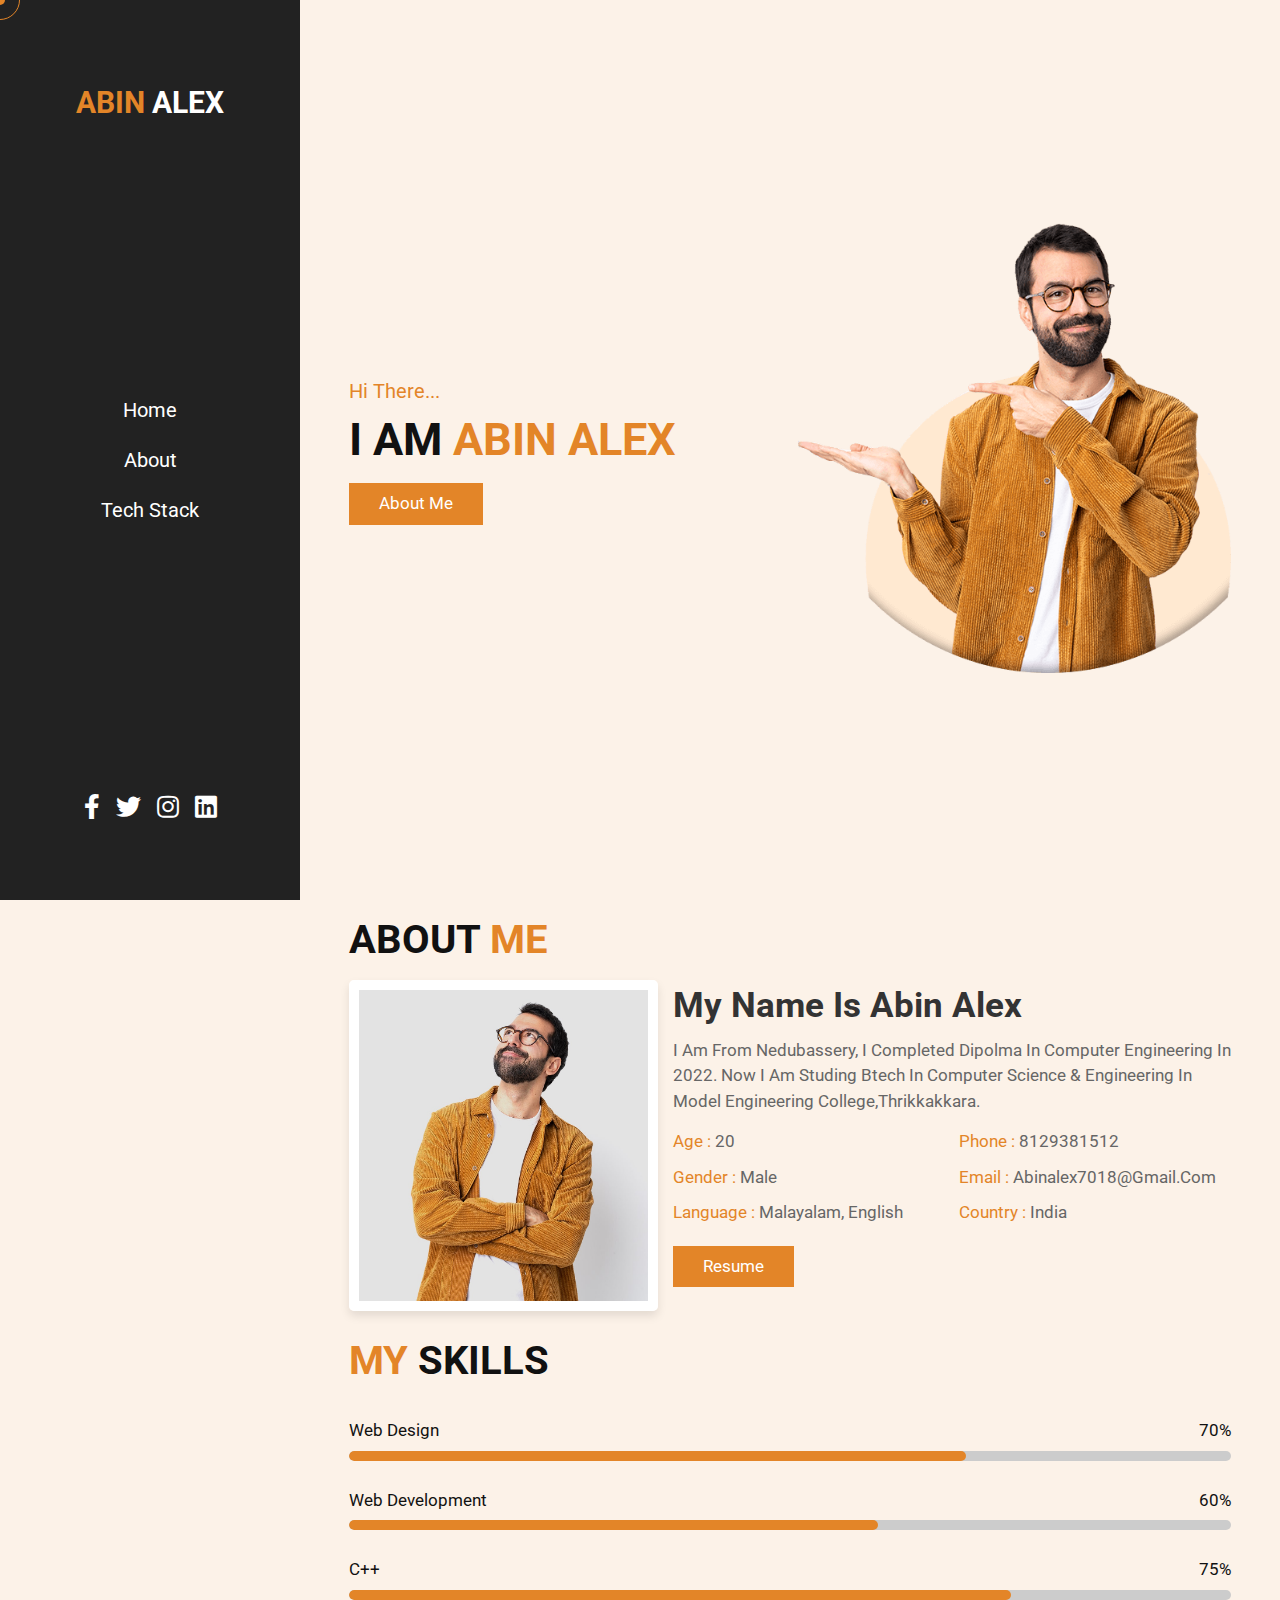
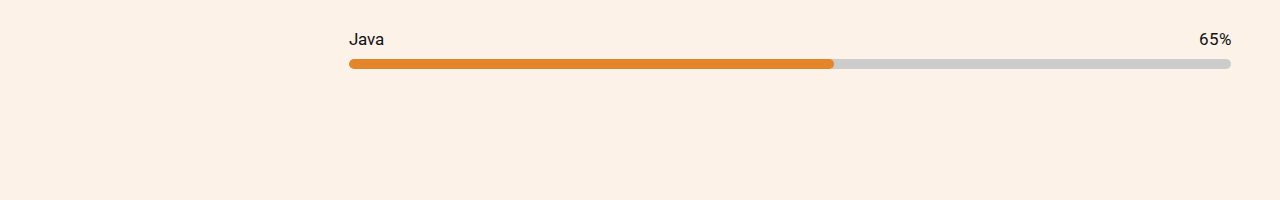
<file: index.html>
<!DOCTYPE html>
<html lang="en">
<head>
    <meta charset="UTF-8">
    <meta http-equiv="X-UA-Compatible" content="IE=edge">
    <meta name="viewport" content="width=device-width, initial-scale=1.0">
    <title>webdev</title>

    <!-- font awesome cdn link  -->
    <link rel="stylesheet" href="https://cdnjs.cloudflare.com/ajax/libs/font-awesome/5.15.3/css/all.min.css">

    <!-- custom css file link  -->
    <link rel="stylesheet" href="css/style.css">

</head>
<body>

<!-- custom cursors  -->
<div class="cursor-1"></div>
<div class="cursor-2"></div>


<div id="menu-bars" class="fas fa-bars"></div>
    
<!-- header section starts  -->

<header>

    <a href="#" class="logo"> <span>Abin</span> Alex </a>

    <nav class="navbar">
        <a href="#home">home</a>
        <a href="#about">about</a>
        <a href="tech.html">Tech Stack</a>
       
    </nav>

    <div class="follow">
        <a href="#" class="fab fa-facebook-f"></a>
        <a href="#" class="fab fa-twitter"></a>
        <a href="#" class="fab fa-instagram"></a>
        <a href="#" class="fab fa-linkedin"></a>
    </div>

</header>

<!-- header section ends -->

<!-- home section starts  -->

<section class="home" id="home">

    <div class="content">
        <span class="hi"> hi there... </span>
        <h3> i am <span> Abin Alex </span> </h3>
        
         
        <a href="#about" class="btn">about me</a>
    </div>

    <div class="image">
        <img src="images/home-img.png" alt="">
    </div>

</section>

<!-- home section ends -->

<!-- about section starts  -->

<section class="about" id="about">

<h1 class="heading"> about <span> me </span> </h1>

<div class="row-1">

    <div class="image">
        <img src="images/about-img.jpg" alt="">
    </div>

    <div class="content">
        <h3> my name is Abin Alex </h3>
        <p>I am from nedubassery, i completed dipolma in Computer Engineering in 2022. Now i am studing Btech in Computer science & Engineering in Model engineering college,Thrikkakkara.</p>
        <div class="box-container">
            <div class="box">
                <p> <span> age : </span> 20 </p>
                <p> <span> gender : </span> male </p>
                <p> <span> language : </span> malayalam, english </p>
                
            </div>
            <div class="box">
              
                <p> <span> phone : </span> 8129381512 </p>
                <p> <span> email : </span> abinalex7018@gmail.com </p>
                <p> <span> country : </span> india </p>
            </div>
        </div>
        <a href="#" class="btn">resume</a>

    </div>

</div>

<h1 class="heading"> <span> my </span> skills </h1>

<div class="row-2">

    <div class="skills">
        <div class="progress">
            <h3> web design <span> 70% </span> </h3>
            <div class="bar"> <span></span> </div>
        </div>
        <div class="progress">
            <h3> web development <span> 60% </span> </h3>
            <div class="bar"> <span></span> </div>
        </div>
        <div class="progress">
            <h3> c++<span> 75% </span> </h3>
            <div class="bar"> <span></span> </div>
        </div>
        <div class="progress">
            <h3> java <span> 65% </span> </h3>
            <div class="bar"> <span></span> </div>
        </div>
    </div>

   
    </div>

</div>


 
       
</body>
</html>
</file>
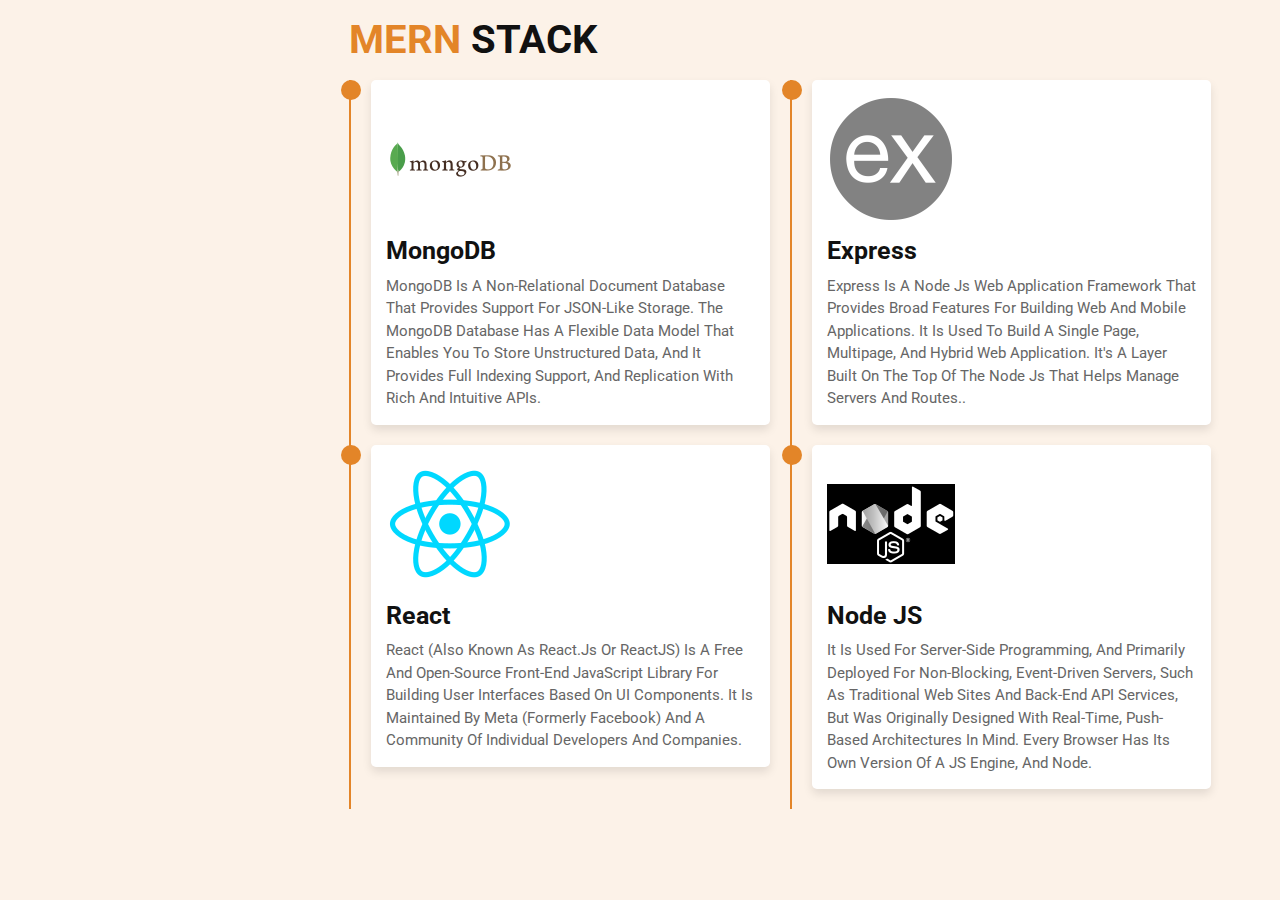
<file: tech.html>
<!DOCTYPE html>
<html lang="en">
<head>
    <meta charset="UTF-8">
    <meta http-equiv="X-UA-Compatible" content="IE=edge">
    <meta name="viewport" content="width=device-width, initial-scale=1.0">
    <title>Document</title>
    <link rel="stylesheet" href="https://cdnjs.cloudflare.com/ajax/libs/font-awesome/5.15.3/css/all.min.css">

    <!-- custom css file link  -->
    <link rel="stylesheet" href="css/style.css">
</head>
<body>
    <section class="techstack" id="techstack">

        <h1 class="heading"> <span> MERN</span> STACK </h1>
    
        <div class="box-container">
    
            <div class="box">
                <div class="content">
                    <img src="images/mongodb.png" alt="">
                   
                    <h3>MongoDB</h3>
                    <p>MongoDB is a non-relational document database that provides support for JSON-like storage. The MongoDB database has a flexible data model that enables you to store unstructured data, and it provides full indexing support, and replication with rich and intuitive APIs.</p>
                </div>
            </div>
    
            <div class="box">
                <div class="content">
                
                    <img src="images/pngwing.com.png" alt="">
                    <h3>Express</h3>
                    <p>Express is a node js web application framework that provides broad features for building web and mobile applications. It is used to build a single page, multipage, and hybrid web application.  It's a layer built on the top of the Node js that helps manage servers and routes..</p>
                </div>
            </div>
    
            <div class="box">
                <div class="content">
                 
                    <img src="images/react.png" alt="">
                    <h3>React</h3>
                    <p>React (also known as React.js or ReactJS) is a free and open-source front-end JavaScript library for building user interfaces based on UI components. It is maintained by Meta (formerly Facebook) and a community of individual developers and companies.</p>
                </div>
            </div>
    
            <div class="box">
                <div class="content">
                    
                    <img src="images/nodejs.png" alt="">
                    <h3>Node JS</h3>
                    <p>It is used for server-side programming, and primarily deployed for non-blocking, event-driven servers, such as traditional web sites and back-end API services, but was originally designed with real-time, push-based architectures in mind. Every browser has its own version of a JS engine, and node.</p>
                </div>
            </div>
    
    
    </section>
    
</body>
</html>
</file>
<file: css/style.css>
@import url('https://fonts.googleapis.com/css2?family=Roboto:wght@100;300;400;500;700&display=swap');

:root{
    --main-color:#e38528;
}

*{
    font-family: 'Roboto', sans-serif;
    margin:0; padding:0;
    box-sizing: border-box;
    outline: none; border:none;
    text-decoration: none;
    text-transform: capitalize;
    transition: all .2s linear;
    line-height: 1.5;
}

html{
    font-size: 62.5%;
    overflow-x: hidden;
    scroll-behavior: smooth;
}

body{
    background: #fcf2e8;
    padding-left: 30rem;
}

section{
    padding:1rem 5%;
    min-height: 100vh;
}

.heading{
    font-size: 4rem;
    padding-bottom: 1rem;
    color:#111;
    text-transform: uppercase;
}

.heading span{
    color:var(--main-color);
    text-transform: uppercase;
}

.btn{
    display: inline-block;
    margin-top: 1rem;
    padding:.8rem 3rem;
    background:var(--main-color);
    color:#fff;
    cursor: pointer;
    font-size: 1.7rem;
}

.btn:hover{
    background:#111;
    letter-spacing: .2rem;
}

header{
    position: fixed;
    top:0; left:0; bottom:0;
    background:#222;
    display: flex;
    align-items: center;
    justify-content: space-between;
    z-index: 1000;
    flex-flow: column;
    padding:8rem 2rem;
    width:30rem;
    text-align: center;
}

header .logo{
    text-transform: uppercase;
    color:#fff;
    font-size: 3rem;
    font-weight: bolder;
}

header .logo span{
    text-transform: uppercase;
    color:var(--main-color);
}

header .navbar a{
    display: block;
    font-size: 2rem;
    color:#fff;
    margin:2rem 0;
}

header .navbar a:hover{
    letter-spacing: .2rem;
    color:var(--main-color);
}

header .follow a{
    font-size: 2.5rem;
    color:#fff;
    margin:0 .7rem;
}

header .follow a:hover{
    color:var(--main-color);
}

#menu-bars{
    position: fixed;
    top:1rem; right: 1rem;
    z-index: 10000;
    background:var(--main-color);
    color:#fff;
    border-radius: .5rem;
    padding:1rem 1.5rem;
    font-size: 3rem;
    cursor:pointer;
    display: none;
}

.cursor-1{
    position: absolute;
    top:0; left:0;
    height:1rem; width:1rem;
    background: var(--main-color);
    pointer-events: none;
    transform: translate(-50%, -50%);
    border-radius: 50%;
    z-index: 10000;
}

.cursor-1.active{
    height:7rem;
    width:7rem;
    opacity: .3;
}

.cursor-2{
    position: absolute;
    top:0; left:0;
    height:4rem; width:4rem;
    border:.1rem solid var(--main-color);
    pointer-events: none;
    transform: translate(-50%, -50%);
    border-radius: 50%;
    z-index: 10000;
    transition: .3s linear;
}

.cursor-2.active{
    display: none;
}

.home{
    display: flex;
    align-items: center;
    flex-wrap: wrap;
    gap:1.5rem;
}

.home .image{
    flex:1 1 40rem;
}

.home .image img{
    width:100%;
}

.home .content{
    flex:1 1 40rem;
}

.home .content .hi{
    font-size: 2rem;
    color:var(--main-color);
}

.home .content h3{
    font-size: 4.5rem;
    color:#111;
    text-transform: uppercase;
}

.home .content h3 span{
    color:var(--main-color);
    text-transform: uppercase;
}

.home .content .info{
    font-size: 2.5rem;
    color:#111;
    padding:.5rem 0;
}

.home .content .text{
    font-size: 1.7rem;
    color:#666;
    padding:.5rem 0;
}

.about .row-1{
    display: flex;
    flex-wrap: wrap;
    gap:1.5rem;
    padding-bottom: 2rem;
}

.about .row-1 .image{
    flex:1 1 25rem;
}

.about .row-1 .image img{
    height: 100%;
    width:100%;
    object-fit: cover;
    border:1rem solid #fff;
    border-radius: .5rem;
    box-shadow: 0 .5rem 1rem rgba(0,0,0,.1);
}

.about .row-1 .content{
    flex:1 1 50rem;
}

.about .row-1 .content h3{
    color:#333;
    font-size: 3.5rem;
}

.about .row-1 .content p{
    color:#666;
    font-size: 1.7rem;
    padding:.5rem 0;
}

.about .row-1 .content .box-container{
    display: flex;
    flex-wrap: wrap;
    gap:1.5rem;
    padding: 0.5rem 0;
}

.about .row-1 .content .box-container .box{
    flex:1 1 20rem;
}

.about .row-1 .content .box-container .box span{
    color:var(--main-color);
}

.about .row-2{
    display: flex;
    flex-wrap: wrap;
    gap:1.5rem;
    align-items: center;
}

.about .row-2 .skills{
    flex:1 1 40rem;
}

.about .row-2 .skills .progress{
    padding:1rem 0;
}

.about .row-2 .skills .progress h3{
    display: flex;
    justify-content: space-between;
    padding:.7rem 0;
    font-size: 1.7rem;
    color:#111;
    font-weight: 400;
}

.about .row-2 .skills .progress .bar{
    width:100%;
    background:#ccc;
    overflow:hidden;
    height:1rem;
    border-radius: 50rem;
}

.about .row-2 .skills .progress .bar span{
    display:block;
    height:100%;
    background:var(--main-color);
    border-radius: 50rem;
}

.about .row-2 .skills .progress:nth-child(1) .bar span{
    width:70%;
}

.about .row-2 .skills .progress:nth-child(2) .bar span{
    width:60%;
}

.about .row-2 .skills .progress:nth-child(3) .bar span{
    width:75%;
}

.about .row-2 .skills .progress:nth-child(4) .bar span{
    width:55%;
}

.about .row-2 .box-container{
    flex:1 1 40rem;
    display: flex;
    flex-wrap: wrap;
    gap:1.5rem;
}

.about .row-2 .box-container .box{
    flex:1 1 15rem;
    background:#fff;
    padding:2rem;
    border-radius: .5rem;
    box-shadow: 0 .5rem 1rem rgba(0,0,0,.1);
}

.about .row-2 .box-container .box h3{
    color:var(--main-color);
    font-size: 3rem;
}

.about .row-2 .box-container .box p{
    color:#666;
    font-size: 1.7rem;
    padding-top: .5rem;
}

.techstack .box-container{
    display: flex;
    flex-wrap: wrap;
}

.techstack .box-container .box{
    position: relative;
    flex:1 1 33rem;
    border-left: .2rem solid var(--main-color);
    padding-left: 2rem;
    padding-right: 2rem;
    padding-bottom: 2rem;    
}

.techstack .box-container .box::before{
    content: '';
    position: absolute;
    top:0; left:-1rem;
    height:2rem;
    width:2rem;
    border-radius: 50%;
    background:var(--main-color);
}

.techstack .box-container .box .content{
    background:#fff;
    padding:1.5rem;
    box-shadow: 0 .5rem 1rem rgba(0,0,0,.1);
    border-radius: .5rem;
}

.techstack .box-container .box .content span{
    color:#fff;
    font-size: 1.7rem;
    background:var(--main-color);
    border-radius: 50rem;
    padding:.4rem 1rem;
}

.techstack .box-container .box .content h3{
    font-size: 2.5rem;
    padding:.5rem 0;
    color:#111;
}

.techstack .box-container .box .content p{
    font-size: 1.5rem;
    color:#666;
}

.contact .row form .box,
.contact .row form textarea{
    width: 100%;
    border-bottom: .1rem solid #333;
    color:#333;
    text-transform: none;
    font-size: 1.7rem;
    padding:1rem 0;
    margin:1rem 0;
}

.contact .row form .box:focus,
.contact .row form textarea:focus{
    border-color: var(--main-color);
}

.contact .row form .box::placeholder,
.contact .row form textarea::placeholder{
    text-transform: capitalize;
}

.contact .row form textarea{
    height: 20rem;
    resize: none;
}

.contact .row form .btn{
    margin-top: 0;
    margin-bottom: 1.5rem;
}

.footer{
    margin-top: 2rem;
    font-size: 2rem;
    padding:2.5rem;
    text-align: center;
    color:#666;
    background: #fff;
}

.footer span{
    color:var(--main-color);
}




/* media queries  */
@media (max-width:991px){

    html{
        font-size: 55%;
    }
    
    body{
        padding: 0;
    }

    #menu-bars{
        display: initial;
    }

    header{
        left:-120%;
    }

    header.active{
        left:0%;
    }

    .cursor-1,
    .cursor-2{
        display: none;
    }

}

@media (max-width:450px){

    html{
        font-size: 50%;
    }

    header{
        width:100%;
    }

    .experience .box-container .box{
        padding-right: 0;
    }

}
</file>
